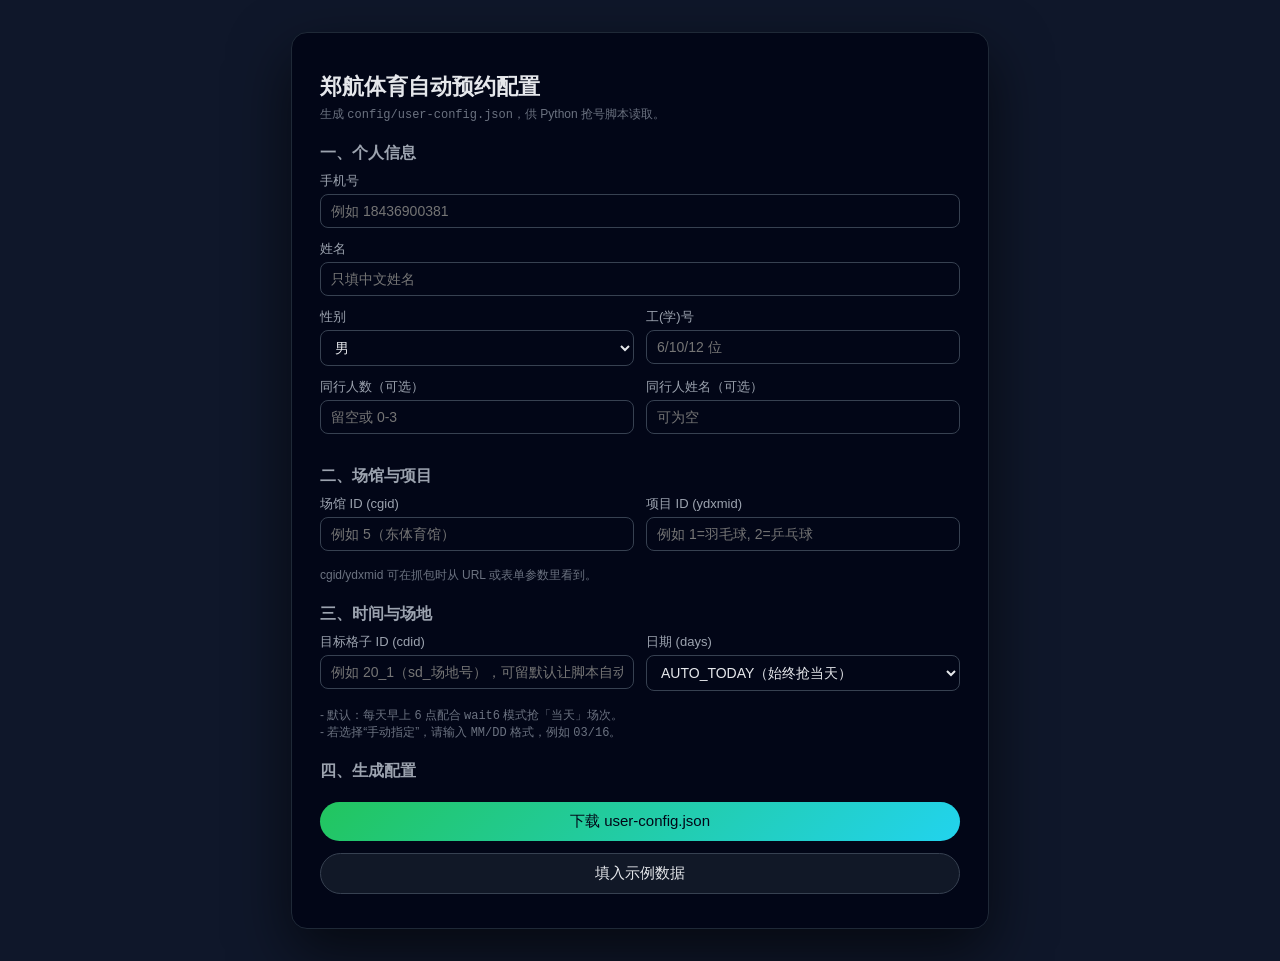
<file: client/config.html>
<!DOCTYPE html>
<html lang="zh-CN">
<head>
  <meta charset="utf-8" />
  <title>郑航体育自动预约配置</title>
  <style>
    body {
      font-family: -apple-system, BlinkMacSystemFont, "Segoe UI", Roboto, sans-serif;
      background: #0f172a;
      color: #e5e7eb;
      padding: 24px;
    }
    .card {
      max-width: 640px;
      margin: 0 auto;
      background: #020617;
      border-radius: 16px;
      padding: 24px 28px;
      box-shadow: 0 24px 60px rgba(0,0,0,0.6);
      border: 1px solid #1f2937;
    }
    h1 {
      font-size: 22px;
      margin-bottom: 4px;
    }
    h2 {
      font-size: 16px;
      margin-top: 20px;
      margin-bottom: 8px;
      color: #9ca3af;
    }
    label {
      display: block;
      font-size: 13px;
      color: #9ca3af;
      margin-bottom: 4px;
    }
    input, select {
      width: 100%;
      padding: 8px 10px;
      border-radius: 8px;
      border: 1px solid #374151;
      background: #020617;
      color: #e5e7eb;
      font-size: 14px;
      box-sizing: border-box;
      margin-bottom: 12px;
    }
    input:focus, select:focus {
      outline: none;
      border-color: #38bdf8;
      box-shadow: 0 0 0 1px #38bdf8;
    }
    .row {
      display: flex;
      gap: 12px;
    }
    .row > div {
      flex: 1;
    }
    button {
      margin-top: 12px;
      width: 100%;
      padding: 10px;
      border-radius: 999px;
      border: none;
      font-size: 15px;
      font-weight: 500;
      cursor: pointer;
    }
    .primary {
      background: linear-gradient(135deg, #22c55e, #22d3ee);
      color: #020617;
    }
    .secondary {
      background: #111827;
      color: #e5e7eb;
      border: 1px solid #374151;
    }
    .hint {
      font-size: 12px;
      color: #6b7280;
      margin-top: 4px;
    }
    .status {
      margin-top: 10px;
      font-size: 13px;
    }
    .status.ok { color: #22c55e; }
    .status.err { color: #f97316; }
  </style>
</head>
<body>
  <div class="card">
    <h1>郑航体育自动预约配置</h1>
    <div class="hint">生成 <code>config/user-config.json</code>，供 Python 抢号脚本读取。</div>

    <h2>一、个人信息</h2>
    <label>手机号</label>
    <input id="tel" placeholder="例如 18436900381" />

    <label>姓名</label>
    <input id="realname" placeholder="只填中文姓名" />

    <div class="row">
      <div>
        <label>性别</label>
        <select id="sex">
          <option value="男">男</option>
          <option value="女">女</option>
        </select>
      </div>
      <div>
        <label>工(学)号</label>
        <input id="userno" placeholder="6/10/12 位" />
      </div>
    </div>

    <div class="row">
      <div>
        <label>同行人数（可选）</label>
        <input id="yy_number" placeholder="留空或 0-3" />
      </div>
      <div>
        <label>同行人姓名（可选）</label>
        <input id="tx_realname" placeholder="可为空" />
      </div>
    </div>

    <h2>二、场馆与项目</h2>
    <div class="row">
      <div>
        <label>场馆 ID (cgid)</label>
        <input id="cgid" placeholder="例如 5（东体育馆）" />
      </div>
      <div>
        <label>项目 ID (ydxmid)</label>
        <input id="ydxmid" placeholder="例如 1=羽毛球, 2=乒乓球" />
      </div>
    </div>
    <div class="hint">cgid/ydxmid 可在抓包时从 URL 或表单参数里看到。</div>

    <h2>三、时间与场地</h2>
    <div class="row">
      <div>
        <label>目标格子 ID (cdid)</label>
        <input id="cdid" placeholder="例如 20_1（sd_场地号），可留默认让脚本自动选" />
      </div>
      <div>
        <label>日期 (days)</label>
        <select id="days">
          <option value="AUTO_TODAY">AUTO_TODAY（始终抢当天）</option>
          <option value="MANUAL">手动指定</option>
        </select>
      </div>
    </div>
    <input id="daysManual" placeholder="手动日期，例如 03/16" style="display:none;" />

    <div class="hint">
      - 默认：每天早上 6 点配合 <code>wait6</code> 模式抢「当天」场次。<br/>
      - 若选择“手动指定”，请输入 <code>MM/DD</code> 格式，例如 <code>03/16</code>。
    </div>

    <h2>四、生成配置</h2>
    <button class="primary" id="btnSave">下载 user-config.json</button>
    <button class="secondary" id="btnFillDemo">填入示例数据</button>

    <div id="status" class="status"></div>
  </div>

  <script>
    const $ = id => document.getElementById(id);
    const statusEl = $("status");

    $("days").addEventListener("change", () => {
      $("daysManual").style.display = $("days").value === "MANUAL" ? "block" : "none";
    });

    $("btnFillDemo").addEventListener("click", () => {
      $("tel").value = "18436900381";
      $("realname").value = "刁越洋";
      $("sex").value = "男";
      $("userno").value = "2107210303";
      $("yy_number").value = "";
      $("tx_realname").value = "";
      $("cgid").value = "5";
      $("ydxmid").value = "2";
      $("cdid").value = "20_1";
      $("days").value = "AUTO_TODAY";
      $("daysManual").value = "";
      statusEl.textContent = "已填入示例配置，请按自己情况修改。";
      statusEl.className = "status ok";
    });

    $("btnSave").addEventListener("click", () => {
      const tel = $("tel").value.trim();
      const realname = $("realname").value.trim();
      const sex = $("sex").value;
      const userno = $("userno").value.trim();
      const cgid = $("cgid").value.trim();
      const ydxmid = $("ydxmid").value.trim();
      const cdid = $("cdid").value.trim() || "20_1";
      const daysMode = $("days").value;
      const daysManual = $("daysManual").value.trim();

      if (!tel || !realname || !userno || !cgid || !ydxmid) {
        statusEl.textContent = "手机号 / 姓名 / 学号 / 场馆 ID / 项目 ID 为必填项。";
        statusEl.className = "status err";
        return;
      }

      let days = "AUTO_TODAY";
      if (daysMode === "MANUAL") {
        if (!/^\d{2}\/\d{2}$/.test(daysManual)) {
          statusEl.textContent = "手动日期格式应为 MM/DD，例如 03/16。";
          statusEl.className = "status err";
          return;
        }
        days = daysManual;
      }

      const conf = {
        tel,
        realname,
        sex,
        userno,
        yy_number: $("yy_number").value.trim(),
        tx_realname: $("tx_realname").value.trim(),
        cgid,
        ydxmid,
        cdid,
        days
      };

      const blob = new Blob([JSON.stringify(conf, null, 2)], { type: "application/json" });
      const a = document.createElement("a");
      a.href = URL.createObjectURL(blob);
      a.download = "user-config.json";
      a.click();
      URL.revokeObjectURL(a.href);

      statusEl.textContent = "已下载 user-config.json，请放到项目的 config/ 目录下。";
      statusEl.className = "status ok";
    });
  </script>
</body>
</html>
</file>
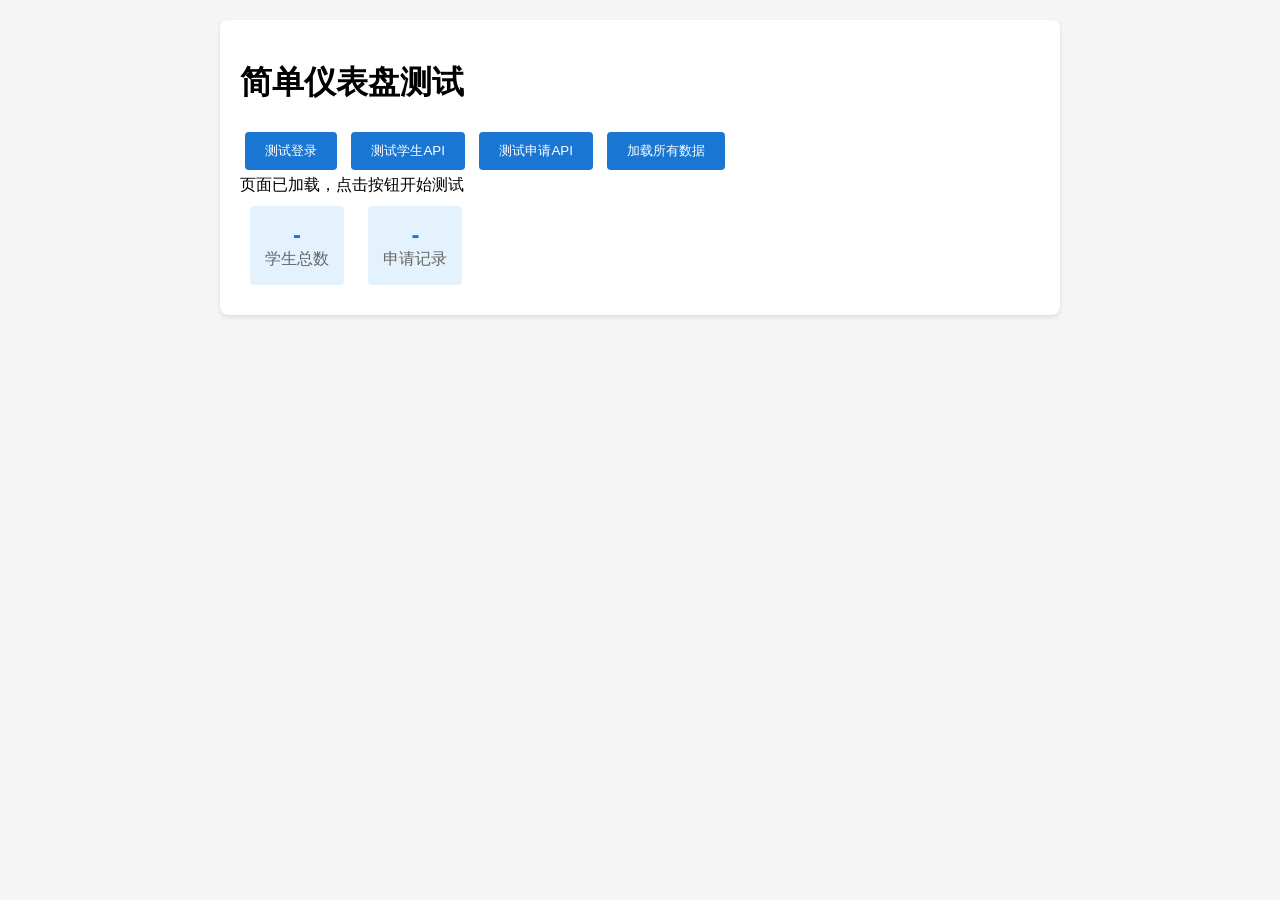
<file: src/main/resources/static/simple-dashboard-test.html>
<!DOCTYPE html>
<html lang="zh-CN">
<head>
    <meta charset="UTF-8">
    <meta name="viewport" content="width=device-width, initial-scale=1.0">
    <title>简单仪表盘测试</title>
    <style>
        body {
            font-family: Arial, sans-serif;
            margin: 20px;
            background-color: #f5f5f5;
        }
        .container {
            max-width: 800px;
            margin: 0 auto;
            background: white;
            padding: 20px;
            border-radius: 8px;
            box-shadow: 0 2px 4px rgba(0,0,0,0.1);
        }
        .stat {
            display: inline-block;
            margin: 10px;
            padding: 15px;
            background: #e3f2fd;
            border-radius: 4px;
            text-align: center;
        }
        .stat .number {
            font-size: 24px;
            font-weight: bold;
            color: #1976d2;
        }
        .stat .label {
            color: #666;
        }
        .error {
            color: red;
            background: #ffebee;
            padding: 10px;
            border-radius: 4px;
            margin: 10px 0;
        }
        .success {
            color: green;
            background: #e8f5e8;
            padding: 10px;
            border-radius: 4px;
            margin: 10px 0;
        }
        button {
            background: #1976d2;
            color: white;
            border: none;
            padding: 10px 20px;
            border-radius: 4px;
            cursor: pointer;
            margin: 5px;
        }
        button:hover {
            background: #1565c0;
        }
    </style>
</head>
<body>
    <div class="container">
        <h1>简单仪表盘测试</h1>
        
        <div>
            <button onclick="testLogin()">测试登录</button>
            <button onclick="testStudents()">测试学生API</button>
            <button onclick="testApplications()">测试申请API</button>
            <button onclick="loadAllData()">加载所有数据</button>
        </div>
        
        <div id="status"></div>
        
        <div class="stats">
            <div class="stat">
                <div class="number" id="studentCount">-</div>
                <div class="label">学生总数</div>
            </div>
            <div class="stat">
                <div class="number" id="applicationCount">-</div>
                <div class="label">申请记录</div>
            </div>
        </div>
        
        <div id="data"></div>
    </div>
    
    <script>
        let token = null;
        
        function showStatus(message, type = 'info') {
            const statusDiv = document.getElementById('status');
            statusDiv.innerHTML = `<div class="${type}">${message}</div>`;
        }
        
        async function testLogin() {
            try {
                showStatus('正在测试登录...', 'info');
                
                const response = await fetch('/api/auth/login', {
                    method: 'POST',
                    headers: {
                        'Content-Type': 'application/json'
                    },
                    body: JSON.stringify({
                        username: 'admin',
                        password: 'password'
                    })
                });
                
                const data = await response.json();
                console.log('登录响应:', data);
                
                if (data.code === 200) {
                    token = data.data.token;
                    showStatus('登录成功！Token: ' + token.substring(0, 20) + '...', 'success');
                } else {
                    showStatus('登录失败: ' + data.message, 'error');
                }
            } catch (error) {
                showStatus('登录错误: ' + error.message, 'error');
                console.error('登录错误:', error);
            }
        }
        
        async function testStudents() {
            if (!token) {
                showStatus('请先登录', 'error');
                return;
            }
            
            try {
                showStatus('正在测试学生API...', 'info');
                
                const response = await fetch('/api/students', {
                    headers: {
                        'Authorization': `Bearer ${token}`,
                        'Content-Type': 'application/json'
                    }
                });
                
                const data = await response.json();
                console.log('学生API响应:', data);
                
                if (data.code === 200) {
                    document.getElementById('studentCount').textContent = data.data.length;
                    showStatus('学生API测试成功！获取到 ' + data.data.length + ' 个学生', 'success');
                    document.getElementById('data').innerHTML = '<h3>学生数据:</h3><pre>' + JSON.stringify(data.data, null, 2) + '</pre>';
                } else {
                    showStatus('学生API失败: ' + data.message, 'error');
                }
            } catch (error) {
                showStatus('学生API错误: ' + error.message, 'error');
                console.error('学生API错误:', error);
            }
        }
        
        async function testApplications() {
            if (!token) {
                showStatus('请先登录', 'error');
                return;
            }
            
            try {
                showStatus('正在测试申请API...', 'info');
                
                const response = await fetch('/api/applications', {
                    headers: {
                        'Authorization': `Bearer ${token}`,
                        'Content-Type': 'application/json'
                    }
                });
                
                const data = await response.json();
                console.log('申请API响应:', data);
                
                if (data.code === 200) {
                    document.getElementById('applicationCount').textContent = data.data.length;
                    showStatus('申请API测试成功！获取到 ' + data.data.length + ' 个申请', 'success');
                } else {
                    showStatus('申请API失败: ' + data.message, 'error');
                }
            } catch (error) {
                showStatus('申请API错误: ' + error.message, 'error');
                console.error('申请API错误:', error);
            }
        }
        
        async function loadAllData() {
            await testLogin();
            if (token) {
                await testStudents();
                await testApplications();
                showStatus('所有数据加载完成！', 'success');
            }
        }
        
        // 页面加载时自动测试
        document.addEventListener('DOMContentLoaded', () => {
            showStatus('页面已加载，点击按钮开始测试', 'info');
        });
    </script>
</body>
</html>
</file>
